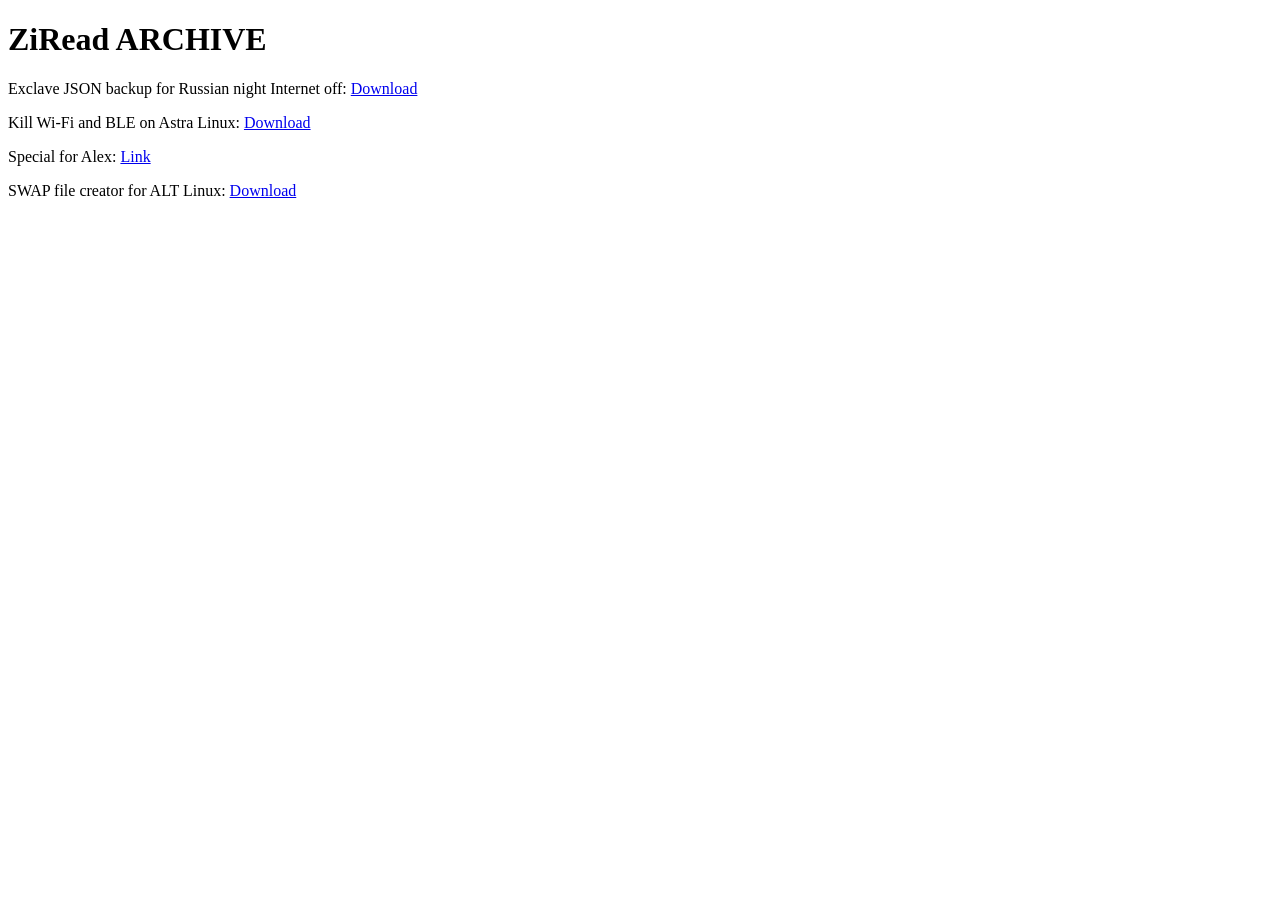
<file: index.html>
<!DOCTYPE html>
<html>
<body>
<h1>ZiRead ARCHIVE</h1>
<p>Exclave JSON backup for Russian night Internet off: <a href="/Exclave_BackUp.json" download>Download</a> </p>
<p>Kill Wi-Fi and BLE on Astra Linux: <a href="/Disable_Wireless_Astra.sh" download>Download</a> </p>
<p>Special for Alex: <a href="https://ziread.github.io/alexlinuxwikipage/">Link</a> </p>
<p>SWAP file creator for ALT Linux: <a href="/swapauto_alt.sh" download>Download</a> </p>
</body>
</html>
</file>
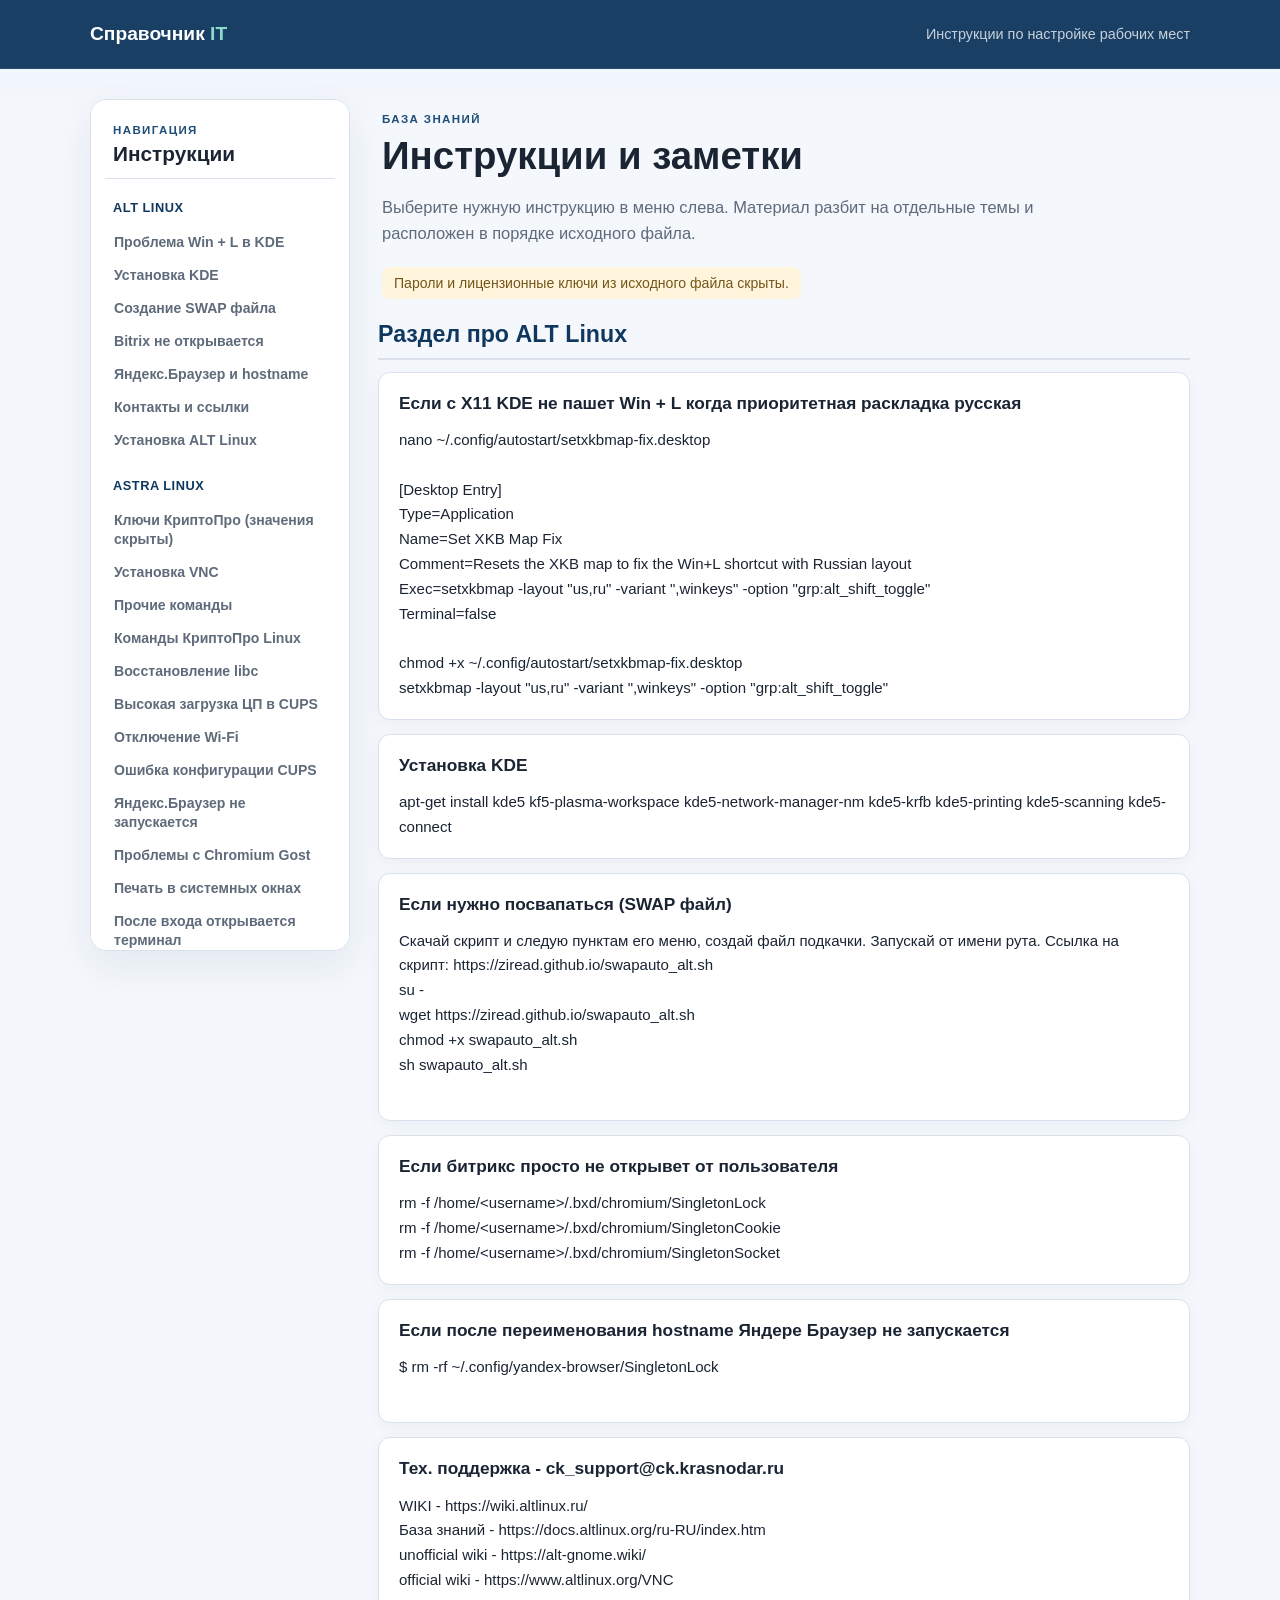
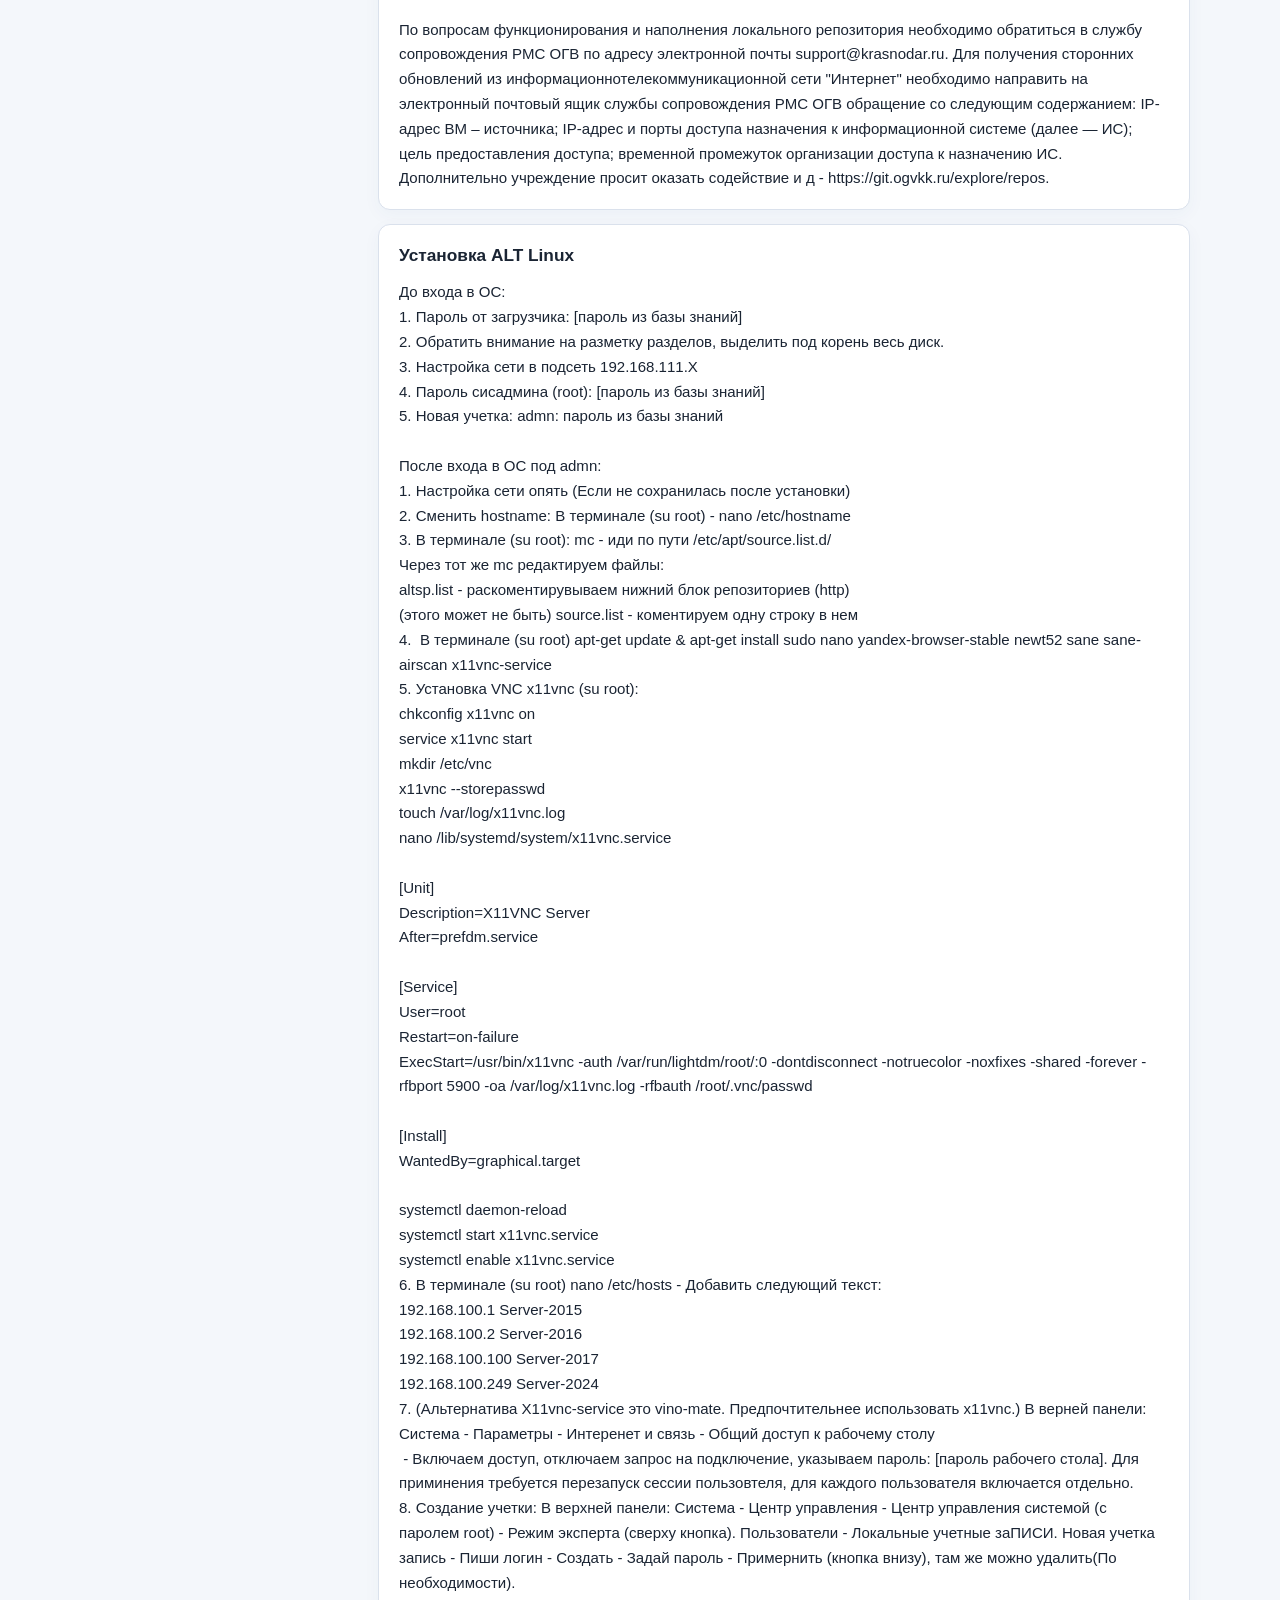
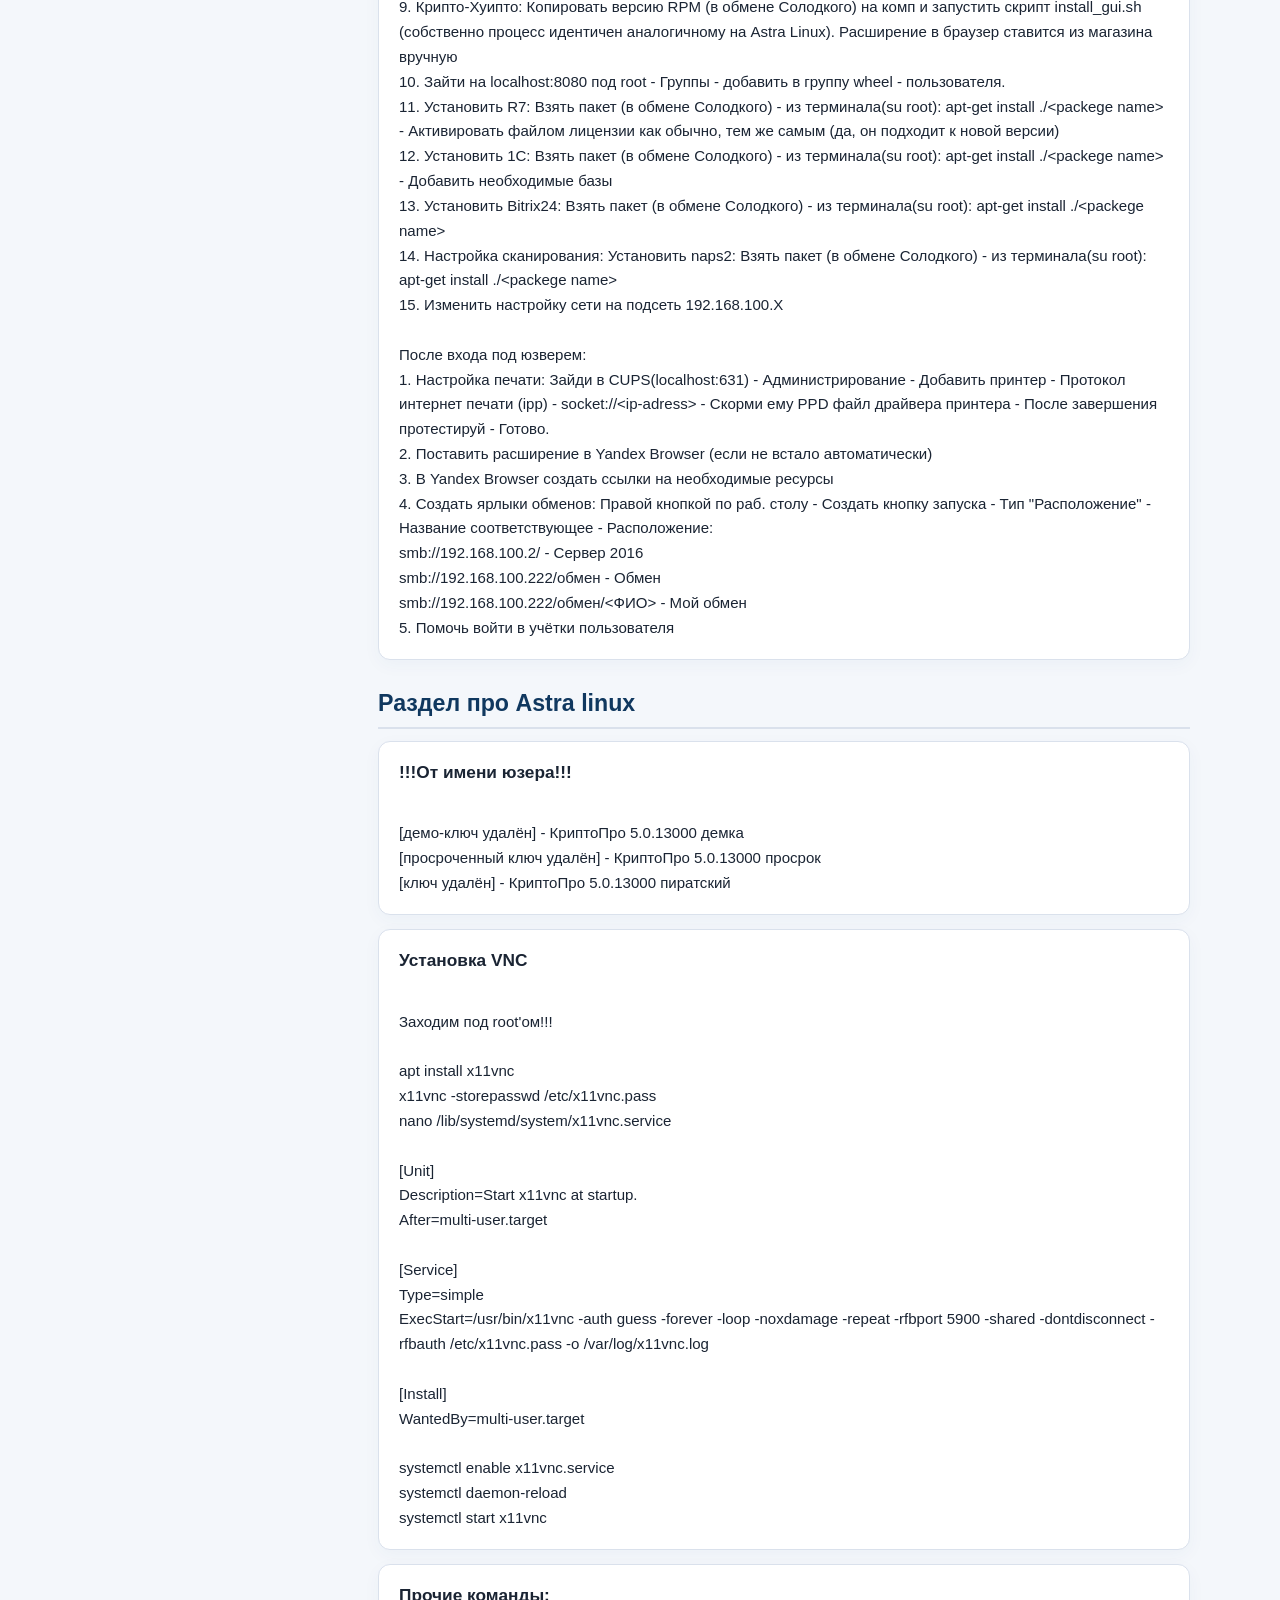
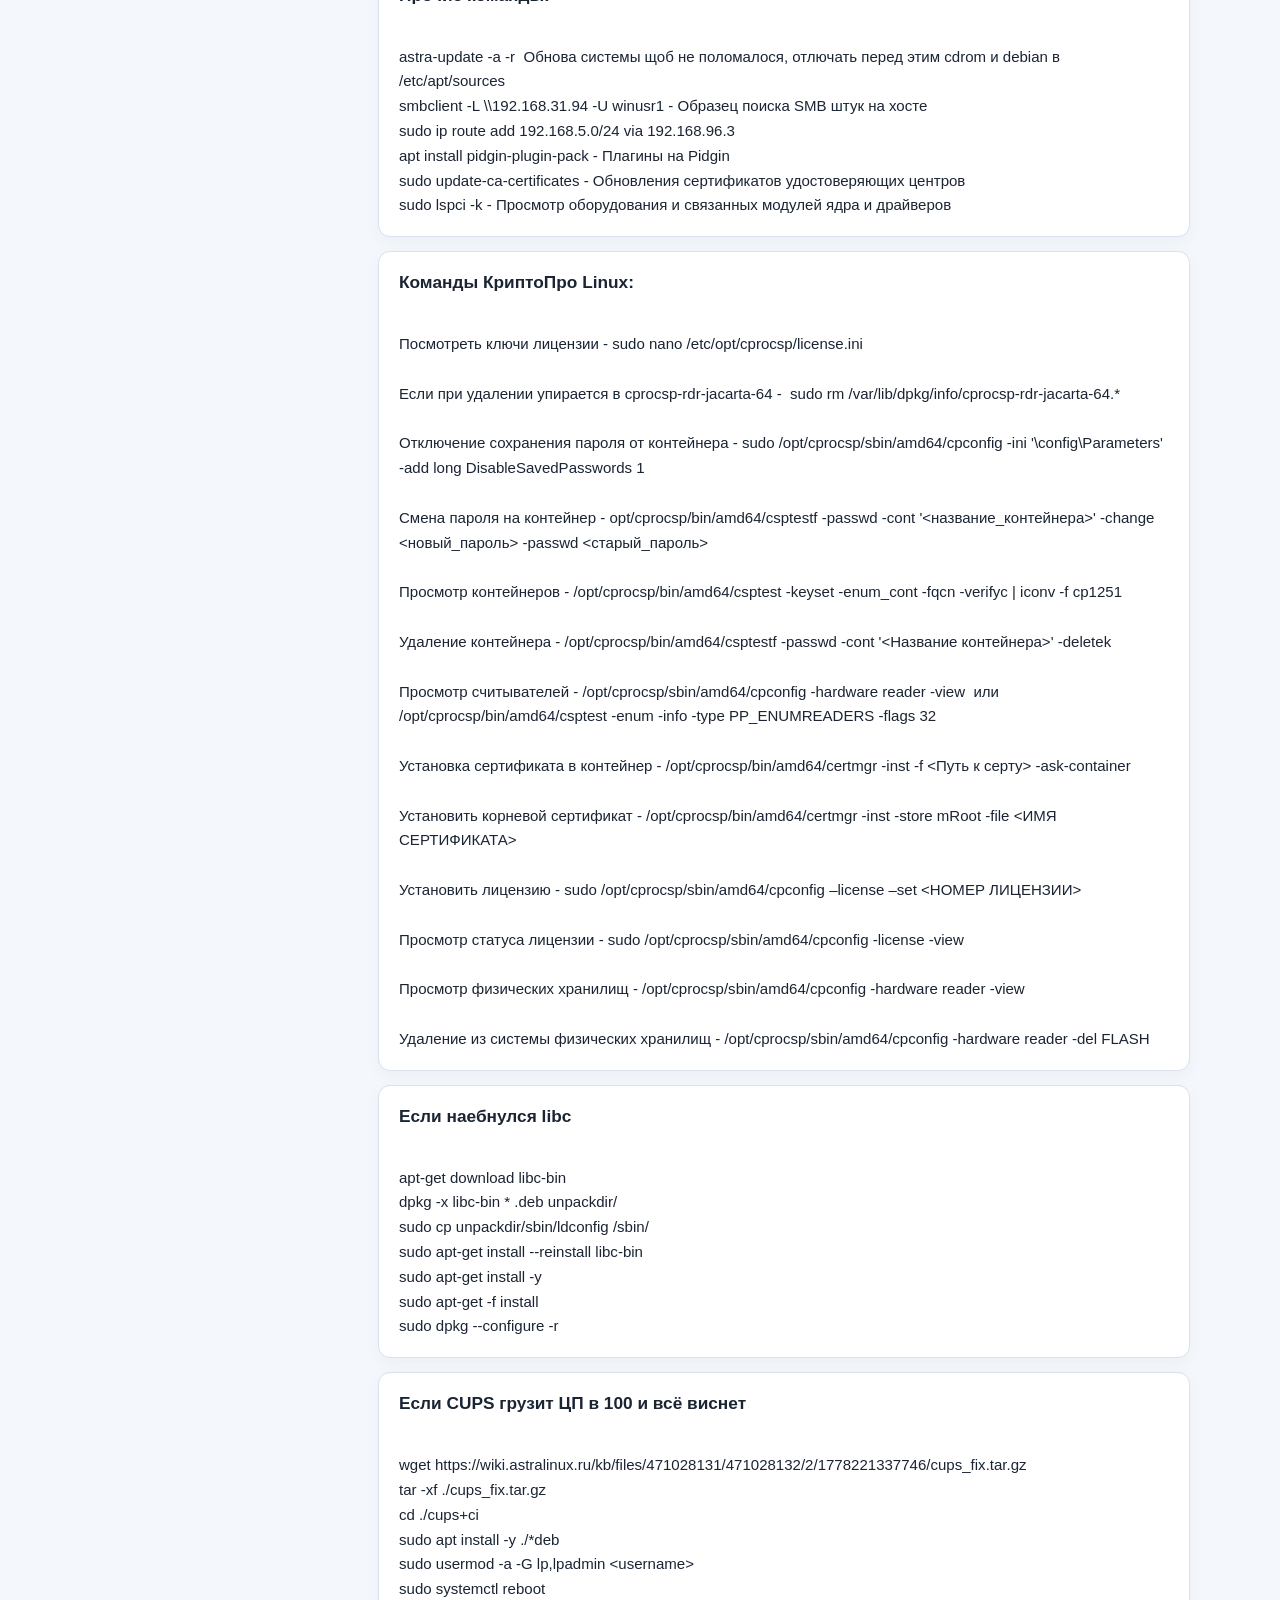
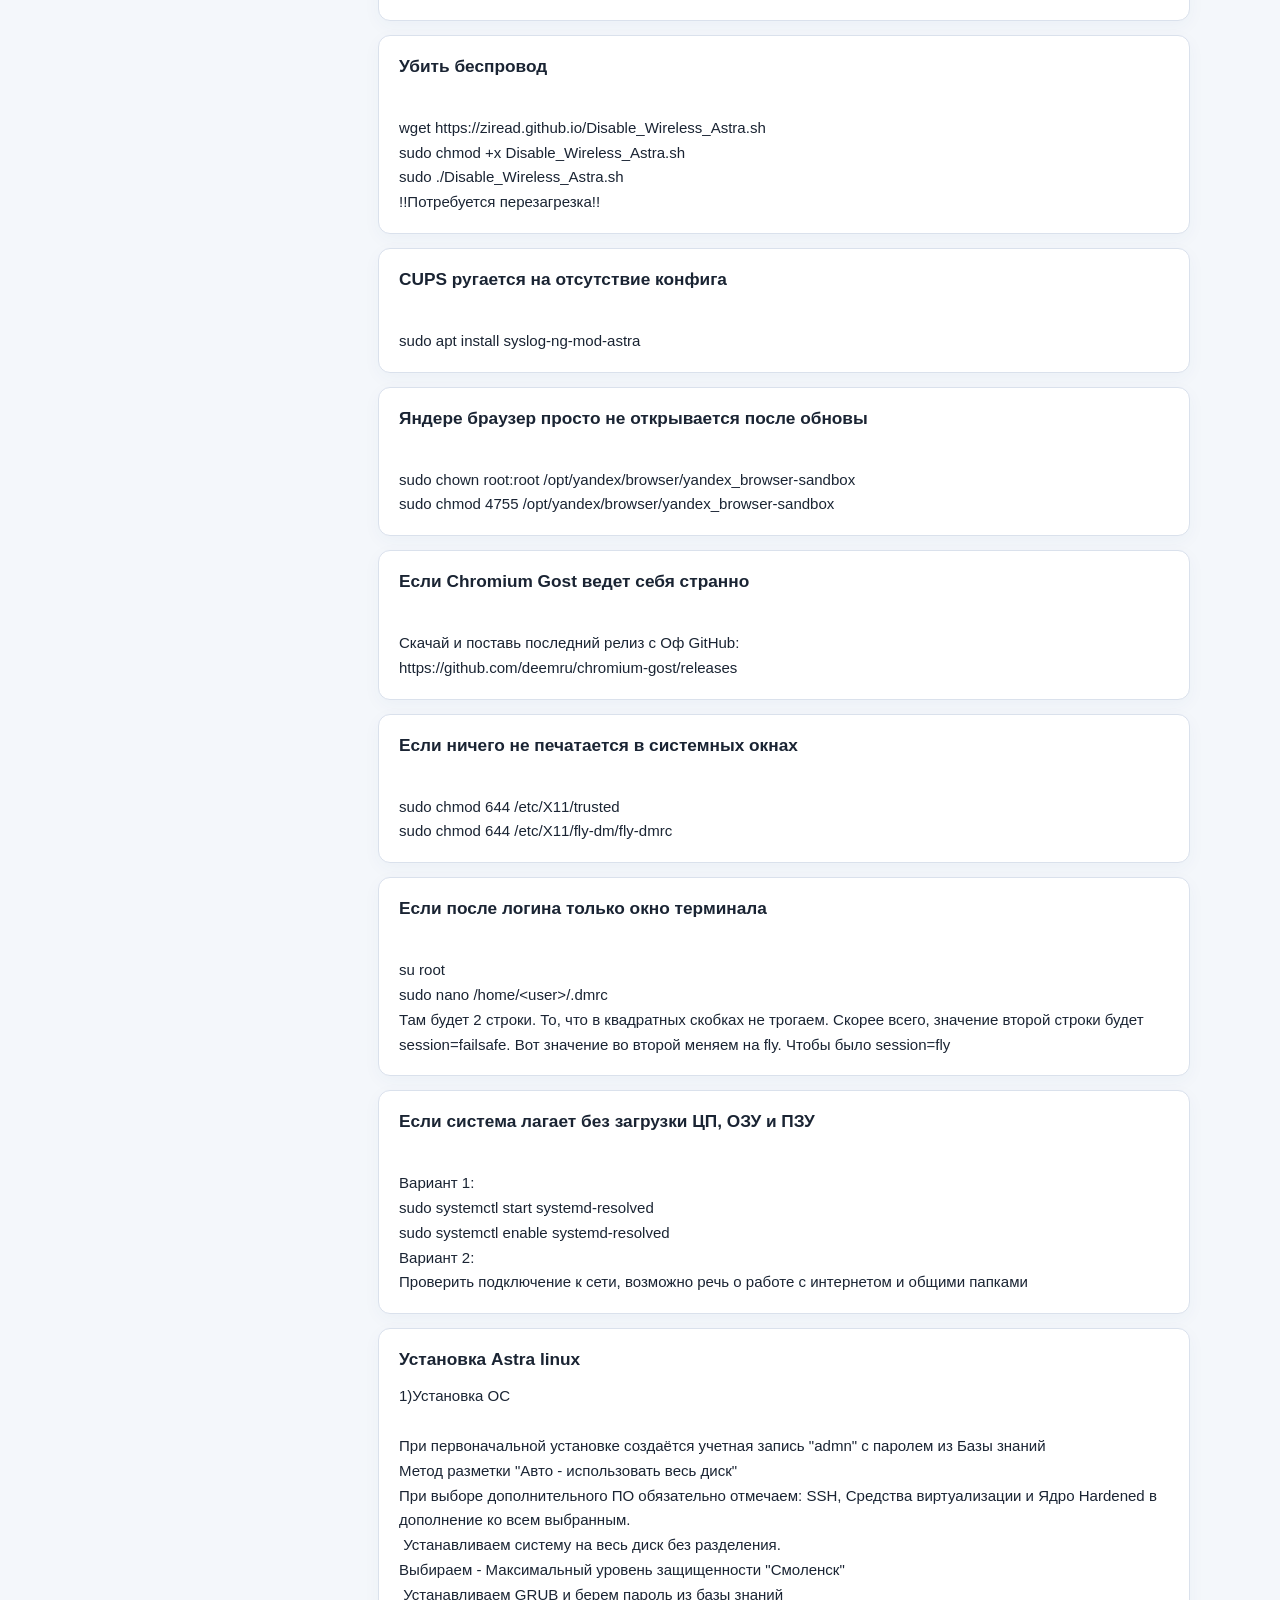
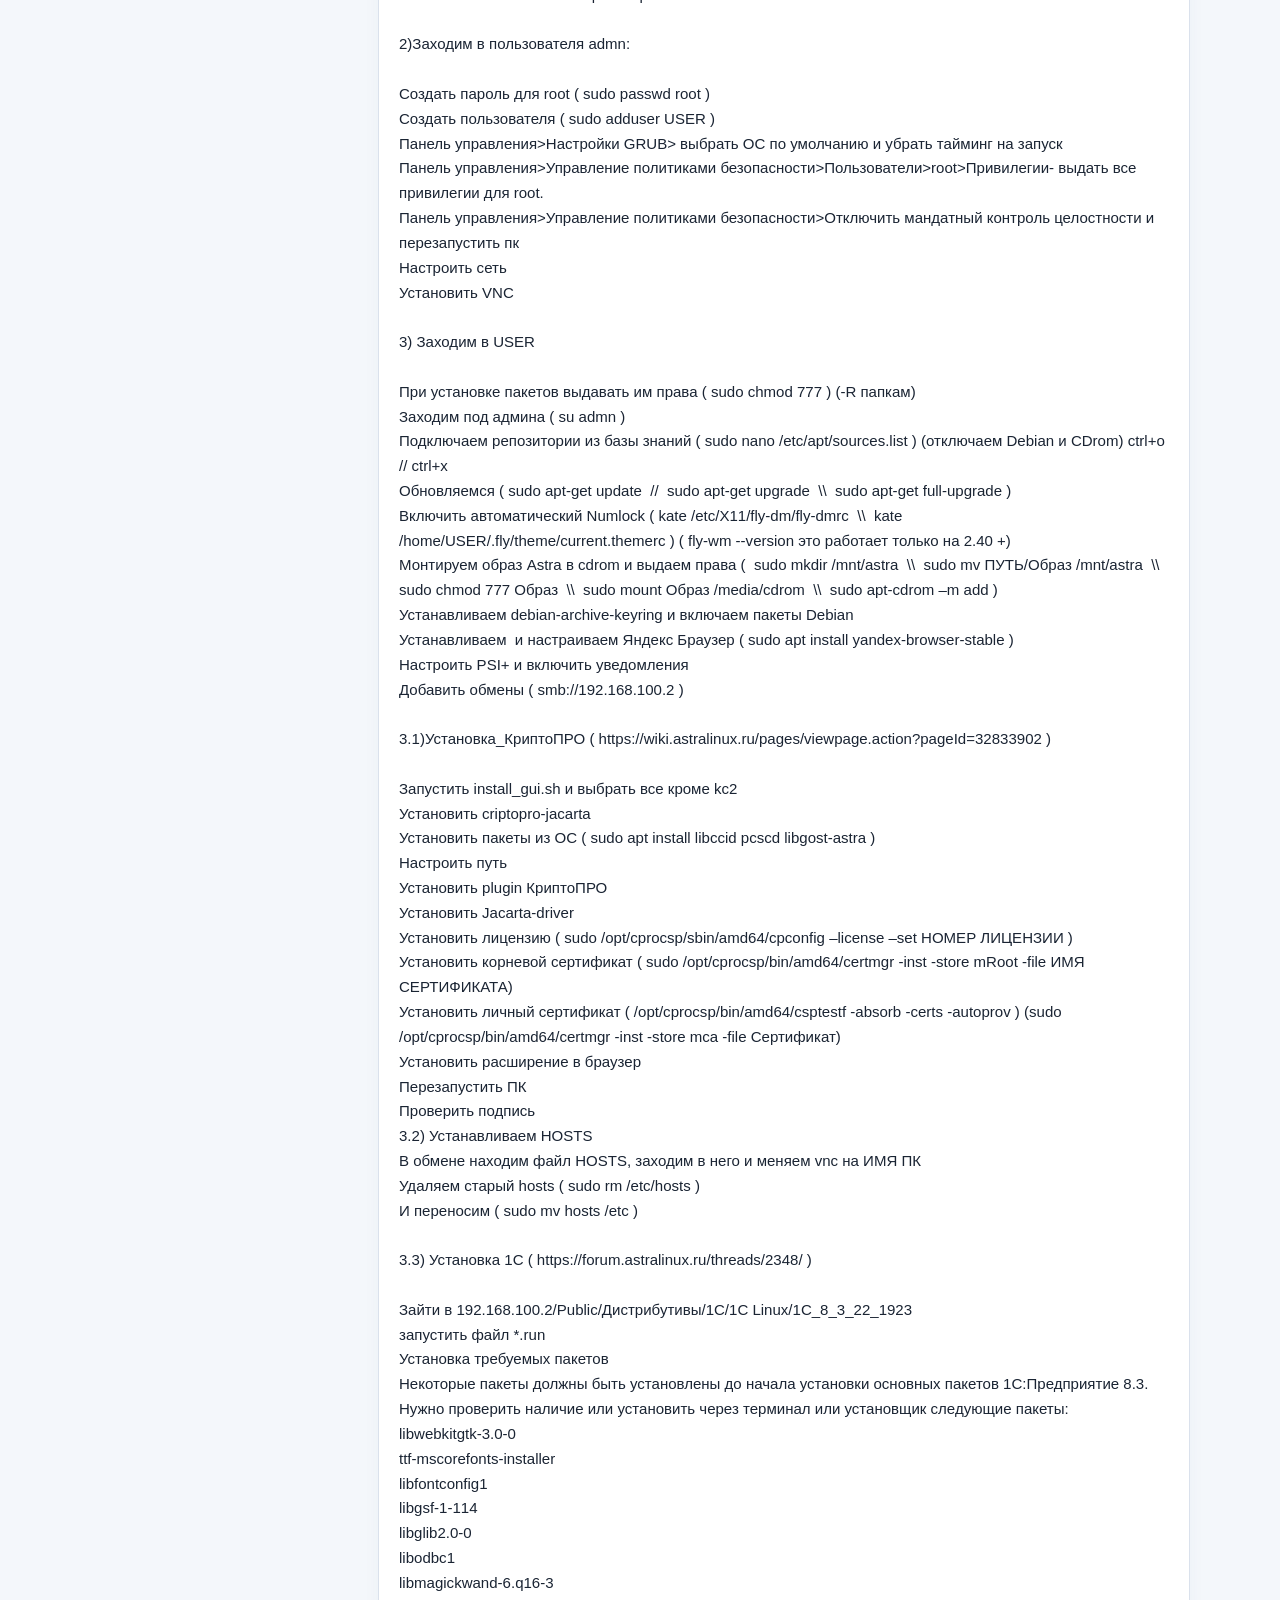
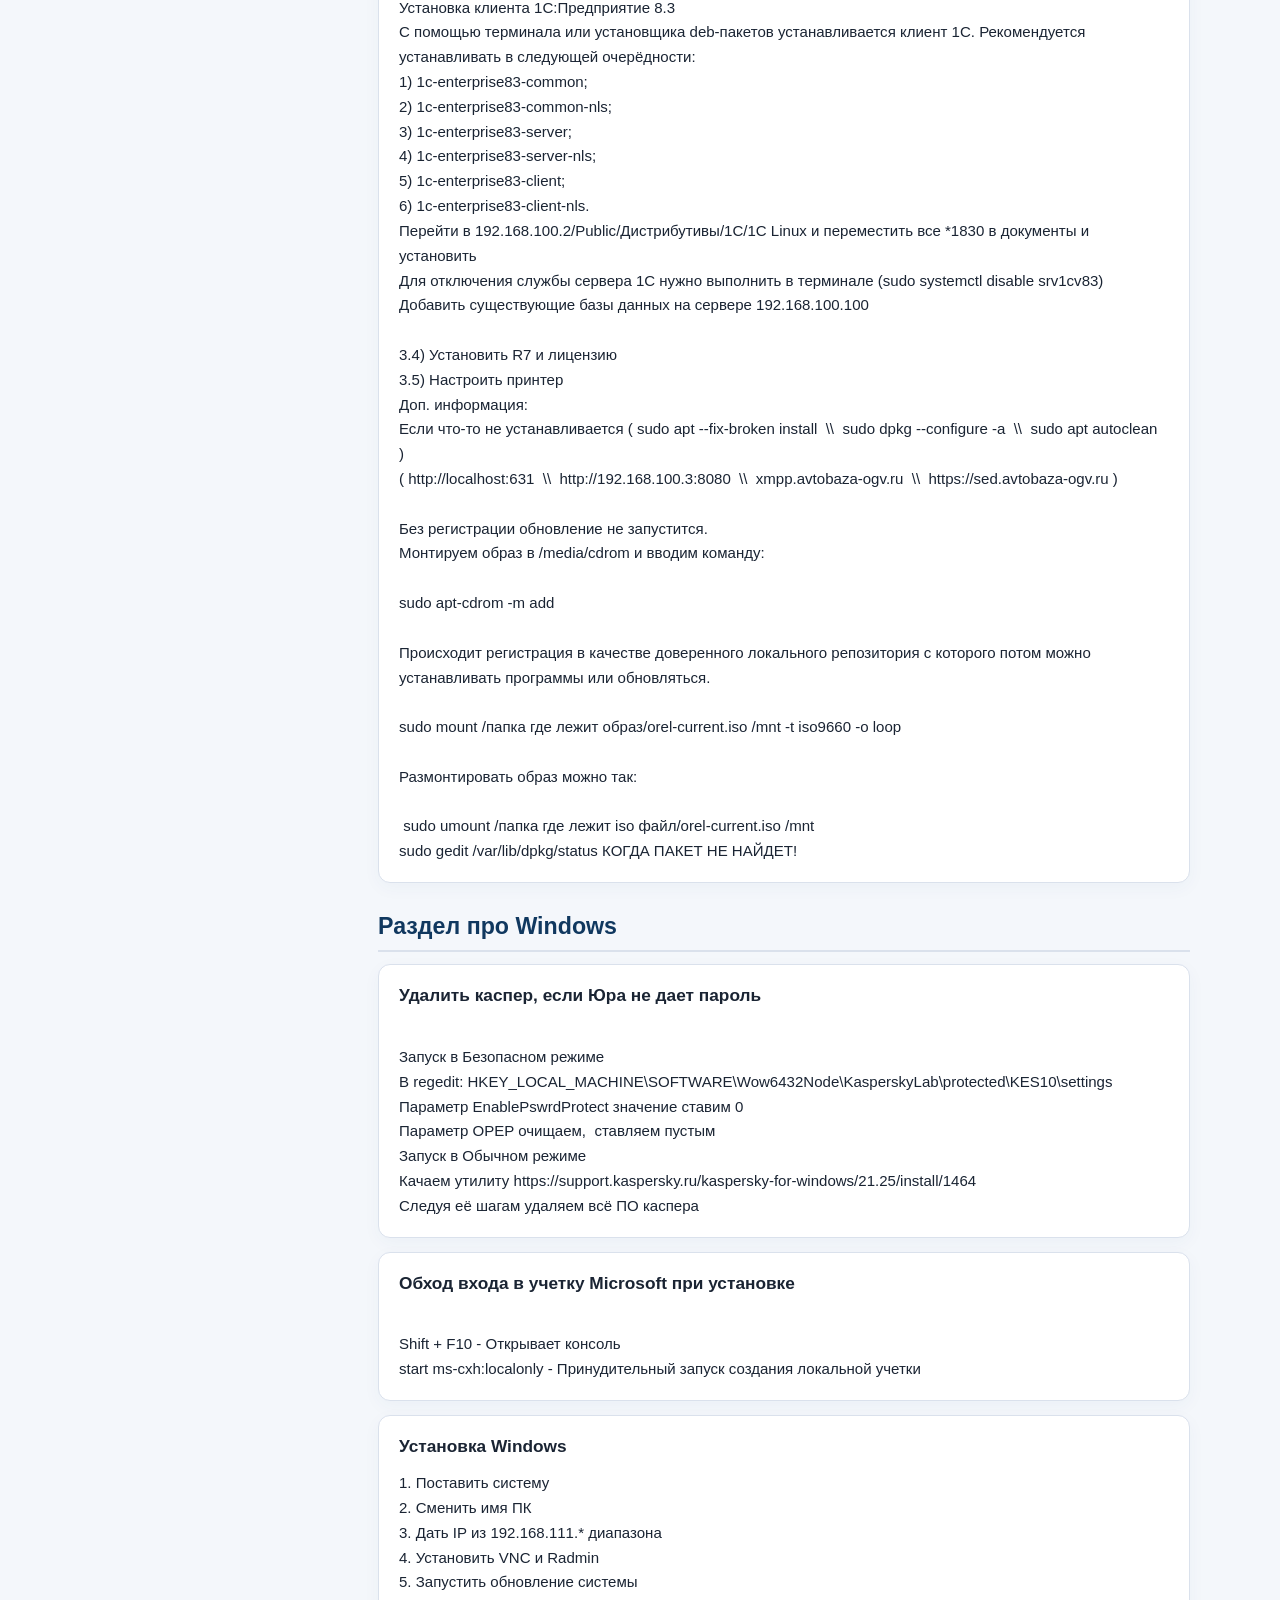
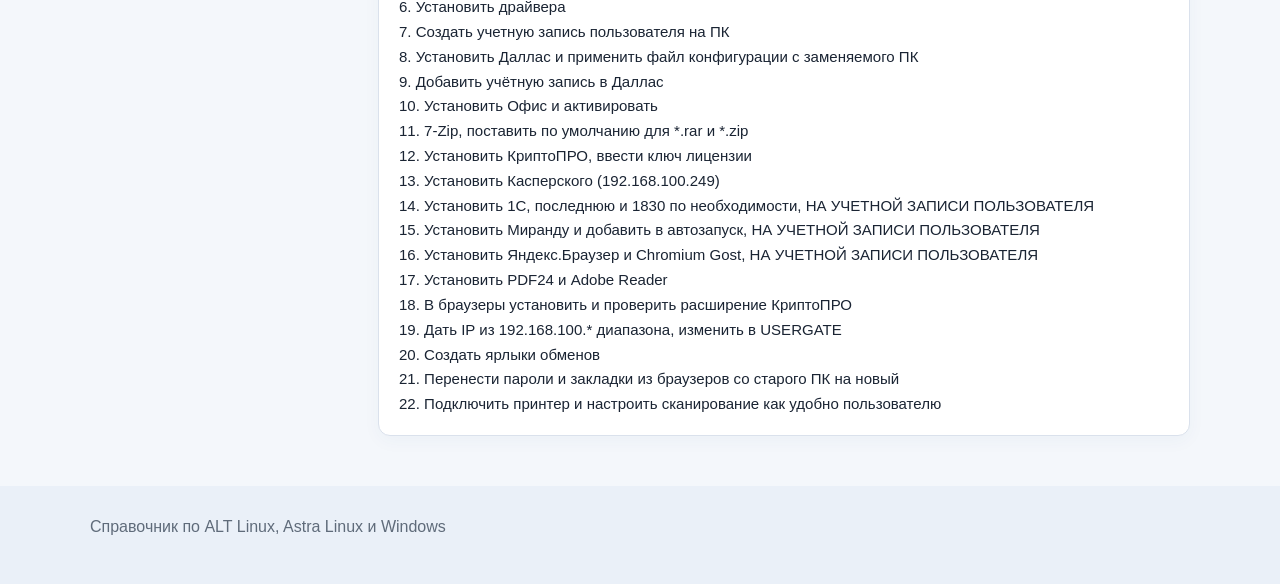
<file: alexlinuxwikipage/index.html>
<!DOCTYPE html>
<html lang="ru">
  <head>
    <meta charset="UTF-8" />
    <meta name="viewport" content="width=device-width, initial-scale=1.0" />
    <meta
      name="description"
      content="Инструкции по ALT Linux, Astra Linux и Windows: установка, настройка и решение типовых проблем."
    />
    <title>Справочник системного администратора</title>
    <link rel="stylesheet" href="styles.css" />
  </head>
  <body>
    <header class="topbar">
      <div class="wrap header-inner">
        <a class="brand" href="#top">Справочник <span>IT</span></a>
        <p class="header-caption">Инструкции по настройке рабочих мест</p>
      </div>
    </header>

    <div class="wrap layout" id="top">
      <aside class="sidebar" aria-label="Навигация по инструкциям">
        <div class="sidebar-heading">
          <span class="eyebrow">Навигация</span>
          <h2>Инструкции</h2>
        </div>
        <nav id="instruction-nav" class="instruction-nav">
          <p class="loading">Загрузка списка инструкций…</p>
        </nav>
      </aside>

      <main class="content">
        <section class="intro">
          <p class="eyebrow">База знаний</p>
          <h1>Инструкции и заметки</h1>
          <p>
            Выберите нужную инструкцию в меню слева. Материал разбит на отдельные
            темы и расположен в порядке исходного файла.
          </p>
          <p class="security-note">
            Пароли и лицензионные ключи из исходного файла скрыты.
          </p>
        </section>

        <div id="instructions" aria-live="polite">
          <p class="loading">Загрузка инструкций…</p>
        </div>
      </main>
    </div>

    <footer class="footer">
      <div class="wrap">Справочник по ALT Linux, Astra Linux и Windows</div>
    </footer>

    <script src="script.js"></script>
  </body>
</html>
</file>
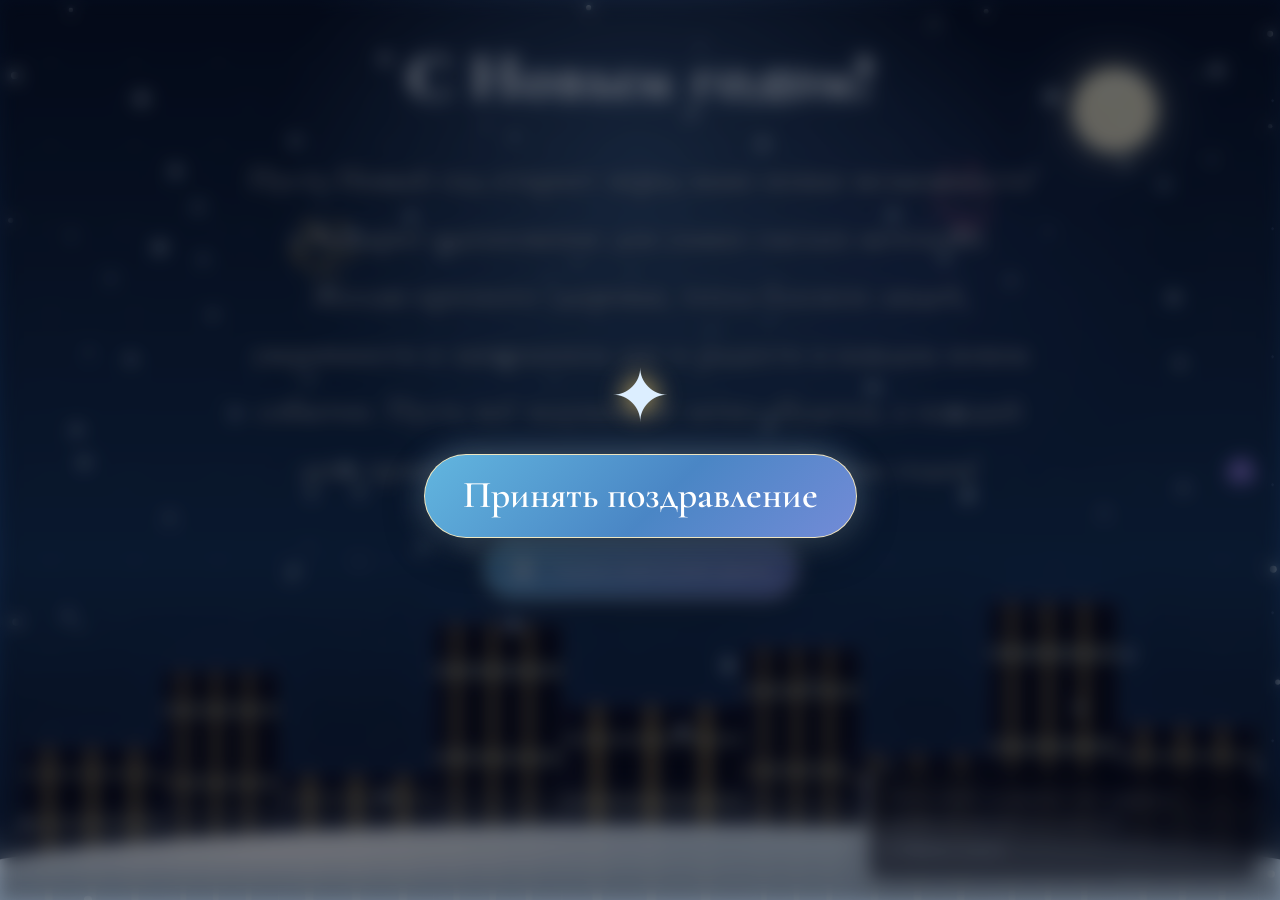
<file: mitindr/index.html>
<!doctype html>
<html lang="ru">
<head>
  <meta charset="UTF-8">
  <meta name="viewport" content="width=device-width, initial-scale=1.0">
  <title>Новогоднее поздравление</title>
  <link rel="preconnect" href="https://fonts.googleapis.com">
  <link rel="preconnect" href="https://fonts.gstatic.com" crossorigin>
  <link href="https://fonts.googleapis.com/css2?family=Cormorant+Garamond:wght@400;500;600;700&display=swap&subset=cyrillic" rel="stylesheet">
  <link rel="stylesheet" href="styles.css?v=welcome-screen-3">
</head>
<body>
  <audio id="new-year-music" src="kevin-macleod-deck-the-halls-b.mp3" loop preload="auto" playsinline></audio>

  <section class="welcome-screen" id="welcome-screen" aria-label="Начало поздравления">
    <div class="welcome-content">
      <span class="welcome-sparkle" aria-hidden="true">✦</span>
      <button class="welcome-button" id="welcome-button" type="button">Принять поздравление</button>
      <p class="welcome-error" id="welcome-error" role="status" aria-live="polite" hidden></p>
    </div>
  </section>

  <div class="night-city" aria-hidden="true">
    <div class="moon"></div>
    <div class="stars"></div>
    <div class="sky-glow"></div>
    <div class="city">
      <div class="building b1"></div>
      <div class="building b2"></div>
      <div class="building b3"></div>
      <div class="building b4"></div>
      <div class="building b5"></div>
      <div class="building b6"></div>
      <div class="building b7"></div>
      <div class="building b8"></div>
      <div class="building b9"></div>
    </div>
  </div>

  <canvas id="fireworks" aria-hidden="true"></canvas>

  <main class="card">
    <h1 class="greeting" id="greeting">С Новым годом!</h1>

    <div class="message" id="message"></div>

    <div class="download-wrap">
      <a class="download" href="gram.png" download="Новогодняя-грамота.png">
        <span class="download-icon" aria-hidden="true">
          <svg viewBox="0 0 24 24"><path d="M12 3v12m0 0 5-5m-5 5-5-5M5 20h14"/></svg>
        </span>
        Скачать новогоднюю грамоту
      </a>
    </div>
  </main>

  <aside class="aside-note">
    <p>Пусть новый год принесет уют, радость и множество прекрасных моментов.</p>
    <strong>С Новым годом!</strong>
  </aside>

  <script src="script.js?v=welcome-screen-3"></script>
</body>
</html>
</file>
<file: alexlinuxwikipage/styles.css>
:root {
  --bg: #f4f7fb;
  --panel: #ffffff;
  --panel-strong: #eef4ff;
  --primary: #1f4e79;
  --primary-dark: #10385f;
  --accent: #2f9e8f;
  --text: #1a2433;
  --muted: #5f6b7a;
  --line: #dae1ec;
  --shadow: 0 16px 40px rgba(31, 78, 121, 0.08);
}

* {
  box-sizing: border-box;
}

html {
  scroll-behavior: smooth;
}

body {
  margin: 0;
  font-family: "Segoe UI", Tahoma, Geneva, Verdana, sans-serif;
  background: linear-gradient(180deg, #edf4ff 0%, var(--bg) 120px, #f4f7fb 100%);
  color: var(--text);
}

img {
  max-width: 100%;
  display: block;
}

pre,
code {
  font-family: "Consolas", "SFMono-Regular", monospace;
}

.wrap {
  width: min(1100px, calc(100% - 32px));
  margin: 0 auto;
}

.topbar {
  position: sticky;
  top: 0;
  z-index: 10;
  background: rgba(16, 56, 95, 0.96);
  backdrop-filter: blur(8px);
  border-bottom: 1px solid rgba(255, 255, 255, 0.08);
}

.nav {
  display: flex;
  align-items: center;
  justify-content: space-between;
  min-height: 72px;
  gap: 16px;
}

.brand {
  font-weight: 700;
  font-size: 1.2rem;
  color: #fff;
}

nav {
  display: flex;
  flex-wrap: wrap;
  gap: 14px;
}

nav a {
  color: rgba(255, 255, 255, 0.9);
  text-decoration: none;
  font-weight: 600;
}

.hero {
  padding: 56px 0 34px;
}

.eyebrow {
  margin: 0 0 10px;
  text-transform: uppercase;
  letter-spacing: 0.12em;
  font-size: 0.72rem;
  font-weight: 700;
  color: var(--primary);
}

h1 {
  margin: 0;
  font-size: clamp(2.2rem, 3vw, 4rem);
  line-height: 1.1;
  max-width: 900px;
}

.lead {
  color: var(--muted);
  font-size: 1.08rem;
  max-width: 760px;
  margin-top: 18px;
}

.panel,
.section-block {
  background: var(--panel);
  border: 1px solid var(--line);
  border-radius: 18px;
  box-shadow: var(--shadow);
}

.links-box {
  padding: 22px 24px 10px;
  margin-bottom: 26px;
}

.links-box h2 {
  margin-top: 0;
}

.links-box ul {
  margin: 0;
  padding-left: 22px;
  line-height: 1.8;
}

.links-box a {
  color: var(--primary);
}

.section-block {
  padding: 24px 24px 8px;
  margin-bottom: 26px;
}

.section-header {
  display: flex;
  align-items: center;
  gap: 10px;
  flex-wrap: wrap;
  margin-bottom: 12px;
}

.section-header h2 {
  margin: 0;
  font-size: clamp(1.5rem, 2vw, 2.2rem);
}

.badge {
  display: inline-block;
  padding: 6px 10px;
  border-radius: 999px;
  font-size: 0.72rem;
  font-weight: 700;
  letter-spacing: 0.06em;
  text-transform: uppercase;
  background: rgba(31, 78, 121, 0.1);
  color: var(--primary-dark);
}

.badge.accent {
  background: rgba(47, 158, 143, 0.12);
  color: #0d6a5d;
}

.badge.neutral {
  background: rgba(108, 117, 125, 0.12);
  color: #3d4858;
}

.badge.soft {
  background: rgba(94, 115, 125, 0.1);
  color: #2f3d48;
}

details {
  background: #fbfcff;
  border: 1px solid var(--line);
  border-radius: 12px;
  padding: 14px 16px;
  margin-bottom: 16px;
}

summary {
  cursor: pointer;
  font-weight: 700;
  list-style: none;
}

summary::-webkit-details-marker {
  display: none;
}

details p,
details li,
details ol,
details ul {
  color: var(--text);
  line-height: 1.7;
}

pre {
  background: #0c1727;
  color: #ebf4ff;
  padding: 16px 18px;
  border-radius: 12px;
  overflow-x: auto;
  margin: 14px 0 0;
  border: 1px solid rgba(255, 255, 255, 0.04);
  line-height: 1.6;
}

code {
  font-size: 0.92rem;
}

.grid-2 {
  display: grid;
  grid-template-columns: repeat(2, minmax(0, 1fr));
  gap: 18px;
}

.mini-panel {
  background: #f8faff;
  border: 1px solid var(--line);
  border-radius: 12px;
  padding: 16px;
}

.mini-panel h3 {
  margin-top: 0;
}

.command-list {
  padding-left: 22px;
  margin: 0;
}

.footer {
  padding: 32px 0 48px;
  color: var(--muted);
}

.copy-button {
  display: inline-flex;
  align-items: center;
  justify-content: center;
  margin-top: 12px;
  background: rgba(255, 255, 255, 0.06);
  color: #ebf4ff;
  border: 1px solid rgba(255, 255, 255, 0.16);
  border-radius: 8px;
  padding: 6px 10px;
  cursor: pointer;
  font-size: 0.78rem;
}

@media (max-width: 760px) {
  .nav {
    flex-direction: column;
    align-items: flex-start;
    padding: 18px 0;
  }

  .grid-2 {
    grid-template-columns: 1fr;
  }

  .section-block,
  .links-box {
    padding-left: 16px;
    padding-right: 16px;
  }
}

.header-inner {
  min-height: 68px;
  display: flex;
  align-items: center;
  justify-content: space-between;
  gap: 20px;
}

.brand {
  text-decoration: none;
}

.brand span {
  color: #8dd9ce;
}

.header-caption {
  margin: 0;
  color: rgba(255, 255, 255, 0.76);
  font-size: 0.9rem;
}

.layout {
  display: grid;
  grid-template-columns: 260px minmax(0, 1fr);
  gap: 28px;
  align-items: start;
  padding-top: 30px;
}

.sidebar {
  position: sticky;
  top: 24px;
  max-height: calc(100vh - 48px);
  overflow-y: auto;
  padding: 20px 14px;
  background: var(--panel);
  border: 1px solid var(--line);
  border-radius: 16px;
  box-shadow: var(--shadow);
}

.sidebar-heading {
  padding: 0 8px 12px;
  border-bottom: 1px solid var(--line);
}

.sidebar-heading h2 {
  margin: 4px 0 0;
  font-size: 1.3rem;
}

.instruction-nav {
  display: block;
  margin-top: 10px;
}

.instruction-nav .category-link {
  display: block;
  margin: 14px 0 4px;
  padding: 7px 8px;
  color: var(--primary-dark);
  font-size: 0.8rem;
  font-weight: 800;
  text-decoration: none;
  text-transform: uppercase;
  letter-spacing: 0.04em;
}

.instruction-nav .instruction-link {
  display: block;
  padding: 7px 9px;
  border-radius: 8px;
  color: var(--muted);
  font-size: 0.88rem;
  line-height: 1.35;
  text-decoration: none;
}

.instruction-nav .instruction-link:hover,
.instruction-nav .instruction-link:focus-visible {
  background: var(--panel-strong);
  color: var(--primary-dark);
}

.content {
  min-width: 0;
}

.intro {
  padding: 14px 4px 22px;
}

.intro h1 {
  font-size: clamp(2rem, 3vw, 3rem);
}

.intro > p:not(.eyebrow):not(.security-note) {
  max-width: 680px;
  color: var(--muted);
  font-size: 1.03rem;
  line-height: 1.6;
}

.security-note {
  display: inline-block;
  margin: 4px 0 0;
  padding: 8px 12px;
  border-radius: 8px;
  background: #fff5dd;
  color: #755619;
  font-size: 0.88rem;
}

.instruction-category {
  margin: 0 0 30px;
  scroll-margin-top: 20px;
}

.instruction-category > h2 {
  margin: 0 0 12px;
  padding-bottom: 10px;
  border-bottom: 2px solid var(--line);
  color: var(--primary-dark);
  font-size: 1.45rem;
}

.instruction-card {
  margin: 0 0 14px;
  padding: 18px 20px;
  background: var(--panel);
  border: 1px solid var(--line);
  border-radius: 12px;
  box-shadow: 0 5px 18px rgba(31, 78, 121, 0.04);
  scroll-margin-top: 20px;
}

.instruction-card h3 {
  margin: 0;
  font-size: 1.08rem;
  line-height: 1.45;
}

.instruction-text {
  margin: 12px 0 0;
  padding: 0;
  overflow-x: auto;
  background: transparent;
  border: 0;
  border-radius: 0;
  color: var(--text);
  font-family: inherit;
  font-size: 0.94rem;
  line-height: 1.65;
  white-space: pre-wrap;
  overflow-wrap: anywhere;
}

.instruction-text code {
  font-family: "Consolas", "SFMono-Regular", monospace;
  font-size: 0.9em;
}

.loading,
.load-error {
  padding: 16px;
  color: var(--muted);
}

.load-error {
  border: 1px solid #e5b3b3;
  border-radius: 10px;
  background: #fff5f5;
  color: #8c2525;
}

.footer {
  margin-top: 20px;
  background: #eaf0f8;
}

@media (max-width: 820px) {
  .layout {
    grid-template-columns: 1fr;
    gap: 18px;
  }

  .sidebar {
    position: static;
    max-height: 280px;
  }

  .instruction-nav {
    display: grid;
    grid-template-columns: repeat(2, minmax(0, 1fr));
    gap: 0 8px;
  }
}

@media (max-width: 520px) {
  .header-inner {
    align-items: flex-start;
    flex-direction: column;
    justify-content: center;
    padding: 12px 0;
    gap: 4px;
  }

  .header-caption {
    font-size: 0.8rem;
  }

  .instruction-nav {
    grid-template-columns: 1fr;
  }

  .instruction-card {
    padding: 15px;
  }
}
</file>
<file: mitindr/styles.css>
:root {
  --gold: #dceeff;
  --ink: #f4fbff;
}

* { box-sizing: border-box; }

html, body {
  min-height: 100%;
  margin: 0;
}

body {
  min-height: 100vh;
  overflow-x: hidden;
  color: var(--ink);
  font-family: "Cormorant Garamond", "Times New Roman", serif;
  background: #050817;
}

.night-city {
  position: fixed;
  inset: 0;
  z-index: -3;
  overflow: hidden;
  background:
    radial-gradient(circle at 50% 20%, rgba(90, 137, 190, .48), transparent 38%),
    linear-gradient(180deg, #071225 0%, #153459 62%, #091426 100%);
  filter: blur(.55px);
  transform: scale(1.008);
}

.night-city::after {
  content: "";
  position: absolute;
  left: -5%;
  right: -5%;
  bottom: -42px;
  height: 120px;
  border-radius: 50% 50% 0 0;
  background:
    radial-gradient(ellipse at 25% 20%, rgba(255,255,255,.95), transparent 28%),
    linear-gradient(180deg, rgba(229,244,255,.96), rgba(174,205,231,.88));
  box-shadow: 0 -12px 40px rgba(214,239,255,.32);
}

.stars {
  position: absolute;
  inset: 0;
  background-image:
    radial-gradient(circle, rgba(255,255,255,.9) 1px, transparent 1.5px),
    radial-gradient(circle, rgba(165,205,255,.8) 1px, transparent 1.5px);
  background-size: 83px 83px, 127px 127px;
  background-position: 14px 22px, 61px 40px;
  opacity: .55;
  animation: twinkle 4s ease-in-out infinite alternate;
}

.sky-glow {
  position: absolute;
  width: 38vw;
  height: 38vw;
  min-width: 300px;
  min-height: 300px;
  right: 8%;
  top: 2%;
  border-radius: 50%;
  background: radial-gradient(circle, rgba(80,110,190,.17), transparent 68%);
  filter: blur(18px);
}

.moon {
  position: absolute;
  width: 82px;
  height: 82px;
  right: 10%;
  top: 8%;
  border-radius: 50%;
  background: #fff9d6;
  box-shadow: 0 0 28px rgba(255,248,199,.75), 0 0 80px rgba(180,200,255,.35);
  opacity: .9;
}

.city {
  position: absolute;
  left: 0;
  right: 0;
  bottom: 0;
  height: 38%;
  filter: drop-shadow(0 -8px 24px rgba(50,78,160,.18));
}

.building {
  position: absolute;
  bottom: 0;
  width: 11%;
  background:
    repeating-linear-gradient(90deg, transparent 0 15%, rgba(255,213,111,.55) 16% 20%, transparent 21% 28%),
    repeating-linear-gradient(0deg, #080b1a 0 18%, rgba(255,213,111,.24) 19% 23%, #080b1a 24% 31%);
  border-top: 2px solid rgba(91,110,180,.45);
  box-shadow: inset 10px 0 28px rgba(54,67,125,.16);
}

.b1 { height: 46%; left: 2%; width: 12%; }
.b2 { height: 68%; left: 13%; width: 9%; }
.b3 { height: 38%; left: 22%; width: 13%; }
.b4 { height: 82%; left: 34%; width: 10%; }
.b5 { height: 58%; left: 44%; width: 15%; }
.b6 { height: 75%; left: 58%; width: 9%; }
.b7 { height: 44%; left: 66%; width: 12%; }
.b8 { height: 88%; left: 77%; width: 10%; }
.b9 { height: 52%; left: 87%; width: 11%; }

#fireworks {
  position: fixed;
  inset: 0;
  z-index: -2;
  pointer-events: none;
}

.welcome-screen {
  position: fixed;
  inset: 0;
  z-index: 10;
  display: grid;
  place-items: center;
  padding: 24px;
  background: rgba(5, 8, 23, .36);
  backdrop-filter: blur(9px) brightness(.68);
  -webkit-backdrop-filter: blur(9px) brightness(.68);
  transition: opacity .8s ease, visibility .8s ease;
}

.welcome-screen.is-closing {
  opacity: 0;
  visibility: hidden;
  pointer-events: none;
}

.welcome-content {
  display: grid;
  justify-items: center;
  gap: 20px;
  text-align: center;
}

.welcome-sparkle {
  color: var(--gold);
  font-size: clamp(42px, 8vw, 72px);
  line-height: 1;
  text-shadow: 0 0 26px rgba(255, 216, 117, .9);
  animation: sparklePulse 2s ease-in-out infinite;
}

.welcome-button {
  min-height: 78px;
  max-width: 90vw;
  padding: 18px 38px;
  border: 1px solid rgba(255, 239, 191, .9);
  border-radius: 999px;
  color: #fff;
  background: linear-gradient(135deg, #62b6df, #4a86c5 55%, #738bd7);
  box-shadow: 0 12px 40px rgba(0, 0, 0, .4), 0 0 34px rgba(177, 220, 255, .42);
  font: 600 clamp(24px, 4.5vw, 38px)/1.2 "Cormorant Garamond", "Times New Roman", serif;
  cursor: pointer;
  transition: transform .2s ease, box-shadow .2s ease;
}

.welcome-button:hover {
  transform: translateY(-3px) scale(1.025);
  box-shadow: 0 16px 48px rgba(0, 0, 0, .45), 0 0 42px rgba(255, 193, 104, .55);
}

.welcome-button:focus-visible {
  outline: 3px solid #fff;
  outline-offset: 5px;
}

.welcome-button:disabled {
  cursor: wait;
}

.welcome-error {
  max-width: 420px;
  margin: 0;
  color: #fff;
  font: 500 18px/1.4 "Cormorant Garamond", "Times New Roman", serif;
  text-shadow: 0 2px 8px #000;
}

.card {
  width: min(860px, calc(100% - 40px));
  min-height: 72vh;
  margin: 0 auto;
  padding: 44px 30px 68px;
  display: flex;
  flex-direction: column;
  align-items: center;
  justify-content: center;
  text-align: center;
  position: relative;
  z-index: 1;
}

.greeting {
  margin: 0 0 42px;
  min-height: 44px;
  font-size: clamp(32px, 5.5vw, 66px);
  line-height: 1;
  letter-spacing: 2px;
  text-shadow: 0 0 18px rgba(190,220,255,.85);
  animation: colorFlash 1s steps(1, end) infinite;
}

.message {
  max-width: 820px;
  font-size: clamp(22px, 2.55vw, 36px);
  line-height: 1.65;
  letter-spacing: .15px;
  text-wrap: balance;
  text-shadow: 0 2px 14px rgba(0, 0, 0, .9);
  min-height: 260px;
  display: flex;
  flex-wrap: wrap;
  justify-content: center;
  align-content: center;
  column-gap: .28em;
  row-gap: 4px;
}

.word {
  display: inline-flex;
  flex-wrap: nowrap;
  white-space: nowrap;
}

.letter {
  display: inline-block;
  opacity: 0;
  will-change: transform, opacity, filter;
  animation: letterReveal 1.2s cubic-bezier(.2,.75,.25,1) forwards;
  animation-delay: var(--delay);
  margin-right: var(--space);
}

.letter:nth-child(7n) { animation-name: letterDrop; }
.letter:nth-child(11n) { animation-name: letterSpin; }
.letter:nth-child(13n) { animation-name: letterFloat; }

.download-wrap {
  margin-top: 42px;
  opacity: 0;
  transform: translateY(18px);
  animation: fadeUp .9s ease 7s forwards;
}

.download {
  display: inline-flex;
  align-items: center;
  gap: 12px;
  min-height: 54px;
  padding: 13px 22px;
  border: 1px solid rgba(255,216,117,.75);
  border-radius: 999px;
  color: #fff;
  text-decoration: none;
  font-family: "Cormorant Garamond", "Times New Roman", serif;
  font-size: 18px;
  font-weight: 700;
  background: linear-gradient(135deg, rgba(89,165,211,.92), rgba(106,123,199,.94));
  box-shadow: 0 10px 30px rgba(0,0,0,.35), 0 0 24px rgba(184,223,255,.28);
  transition: transform .25s ease, box-shadow .25s ease;
}

.download:hover {
  transform: translateY(-3px) scale(1.02);
  box-shadow: 0 14px 36px rgba(0,0,0,.42), 0 0 34px rgba(255,194,111,.42);
}

.download-icon {
  width: 34px;
  height: 34px;
  display: grid;
  place-items: center;
  border-radius: 50%;
  background: rgba(255,255,255,.18);
}

.download-icon svg {
  width: 20px;
  fill: none;
  stroke: currentColor;
  stroke-width: 2;
  stroke-linecap: round;
  stroke-linejoin: round;
}

.aside-note {
  position: fixed;
  right: 24px;
  bottom: 22px;
  z-index: 3;
  width: min(390px, calc(100% - 48px));
  margin: 0;
  padding: 18px 20px;
  border-left: 3px solid var(--gold);
  border-radius: 10px;
  text-align: left;
  font-family: "Cormorant Garamond", "Times New Roman", serif;
  font-size: 17px;
  line-height: 1.4;
  background: rgba(5,8,23,.58);
  backdrop-filter: blur(8px);
  box-shadow: 0 8px 26px rgba(0,0,0,.25);
}

.aside-note p { margin: 0 0 4px; }
.aside-note strong { color: var(--gold); }

@keyframes colorFlash {
  0%, 100% { color: #f7fdff; }
  25% { color: #bfe4ff; }
  50% { color: #fff; }
  75% { color: #91c8f0; }
}

@keyframes letterReveal {
  0% { opacity: 0; transform: translateY(24px) scale(.7); filter: blur(10px); }
  100% { opacity: 1; transform: translateY(0) scale(1); filter: blur(0); }
}
@keyframes letterDrop {
  0% { opacity: 0; transform: translateY(-60px) rotate(-12deg); filter: blur(7px); }
  100% { opacity: 1; transform: translateY(0) rotate(0); filter: blur(0); }
}
@keyframes letterSpin {
  0% { opacity: 0; transform: rotateY(180deg) scale(.2); filter: blur(8px); }
  100% { opacity: 1; transform: rotateY(0) scale(1); filter: blur(0); }
}
@keyframes letterFloat {
  0% { opacity: 0; transform: translate(-15px, 20px) rotate(8deg); filter: blur(8px); }
  100% { opacity: 1; transform: translate(0) rotate(0); filter: blur(0); }
}
@keyframes fadeUp {
  to { opacity: 1; transform: translateY(0); }
}
@keyframes twinkle {
  to { opacity: .9; }
}
@keyframes sparklePulse {
  50% { transform: scale(1.12) rotate(12deg); opacity: .75; }
}

@media (max-height: 760px) {
  .card { padding-top: 24px; padding-bottom: 72px; }
  .greeting { margin-bottom: 22px; }
  .message { line-height: 1.38; min-height: 220px; }
  .download-wrap { margin-top: 24px; }
}

@media (max-width: 600px) {
  .card {
    width: calc(100% - 24px);
    min-height: 100vh;
    padding: 34px 8px 210px;
  }
  .greeting { margin-bottom: 24px; letter-spacing: 0; }
  .message { min-height: 330px; font-size: 20px; }
  .download-wrap { margin-top: 28px; }
  .aside-note {
    right: 12px;
    bottom: 12px;
    width: calc(100% - 24px);
    padding: 16px 18px;
    font-size: 16px;
  }
  .moon { width: 58px; height: 58px; right: 6%; }
}

@media (prefers-reduced-motion: reduce) {
  .letter { animation-duration: .01s; }
  .download-wrap { animation-delay: .01s; }
  .greeting, .stars { animation-duration: 3s; }
  .welcome-sparkle { animation: none; }
  .welcome-screen { transition-duration: .01s; }
}
</file>
